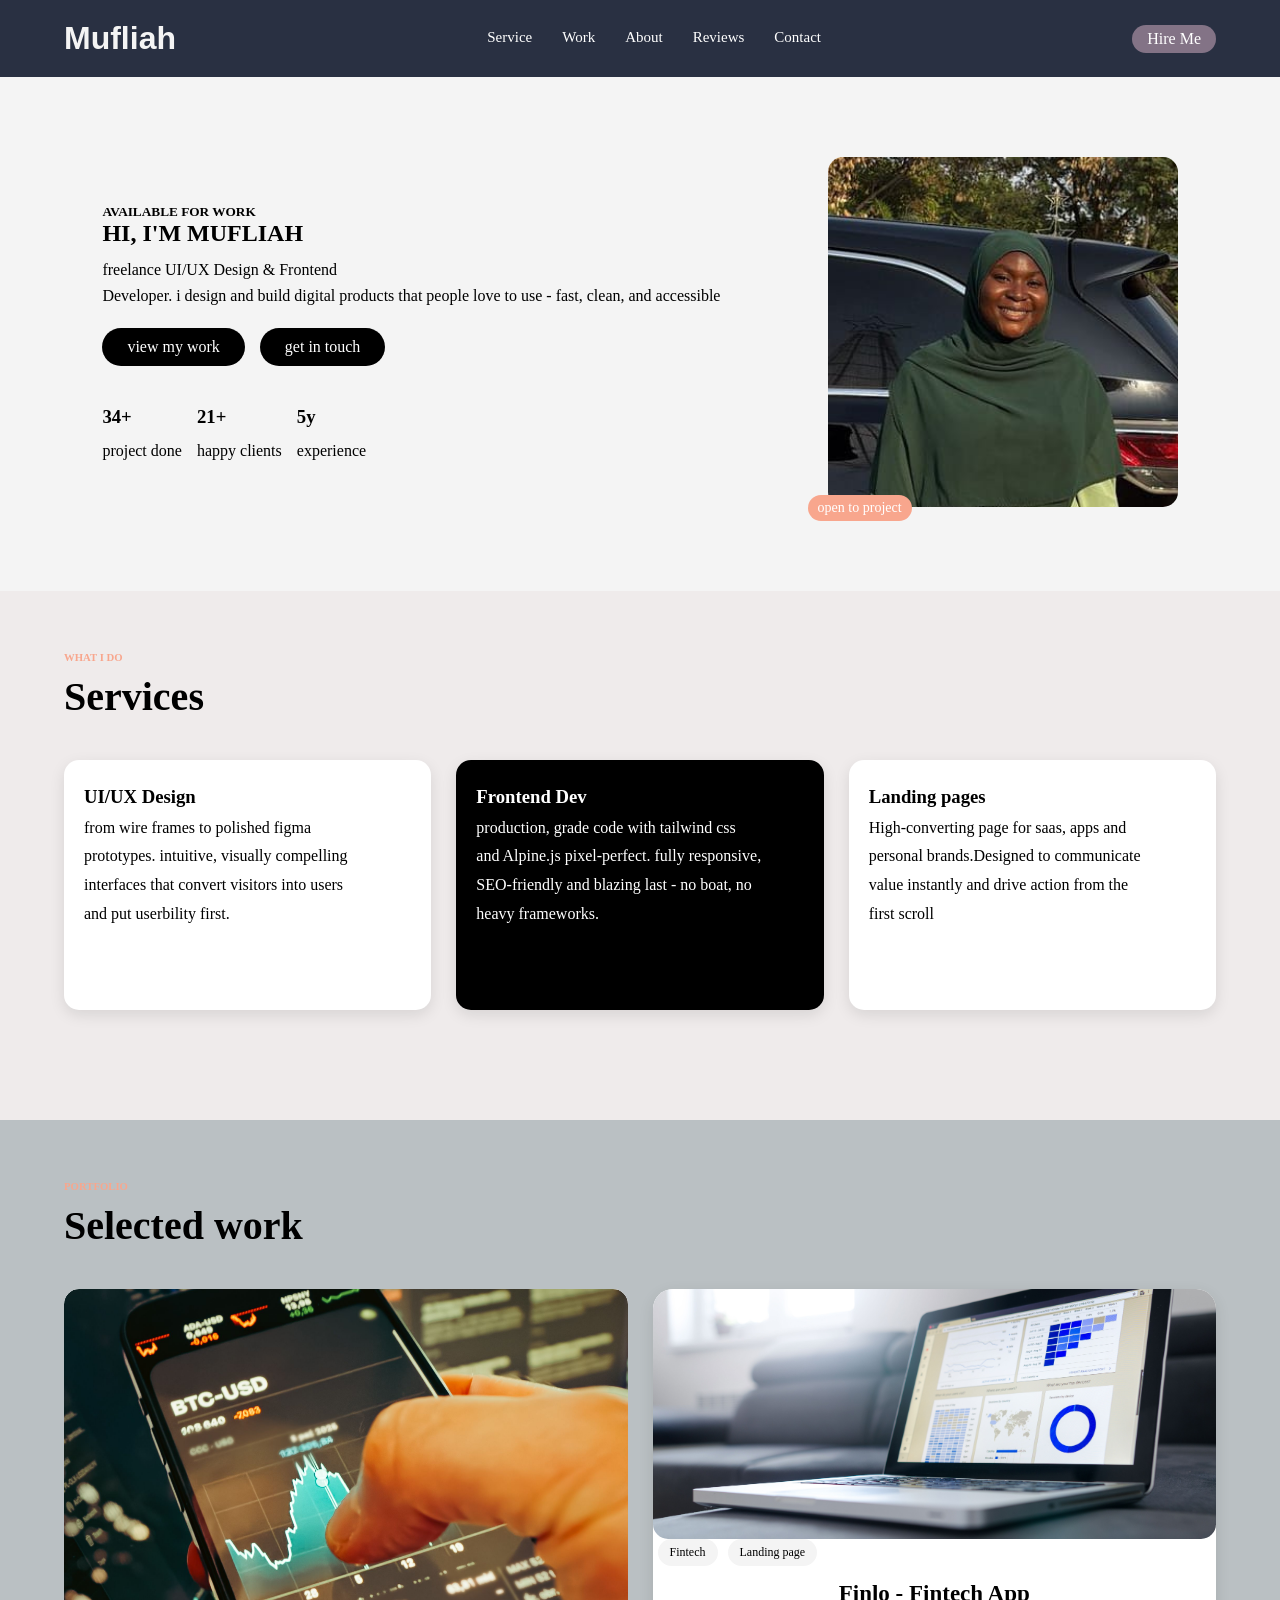
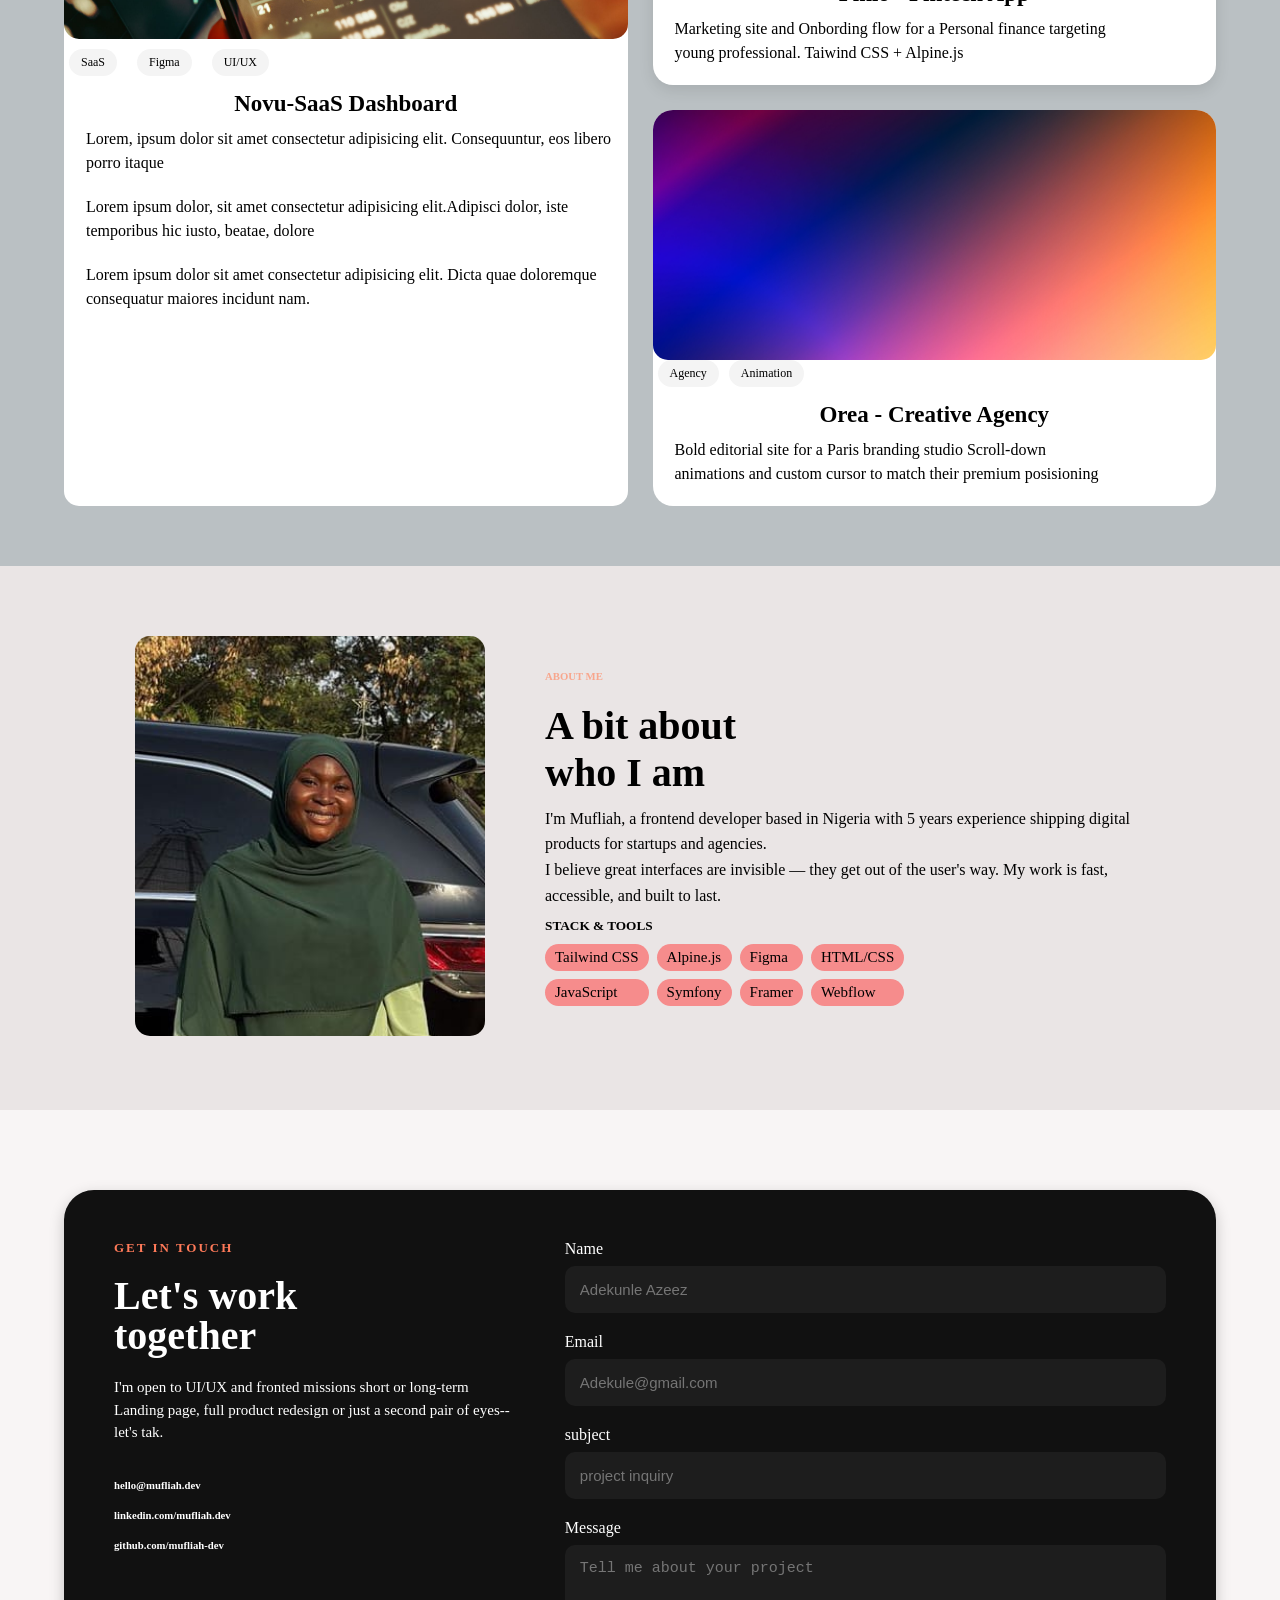
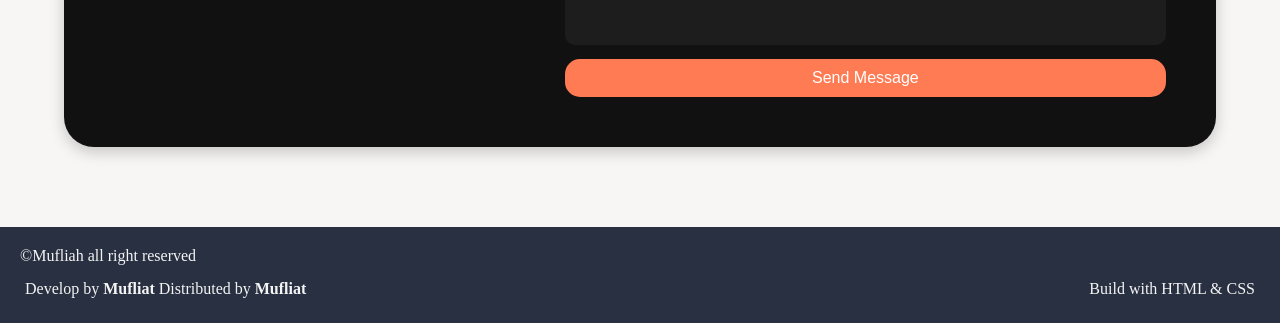
<file: Portfolio/index.html>
<!DOCTYPE html>
<html lang="en">
<head>
    <meta charset="UTF-8">
    <meta name="viewport" content="width=device-width, initial-scale=1.0">
    <title>Portfolio</title>
    <link rel="stylesheet" href="style.css">
</head>
<body>
    <!-- header/navbar -->
        <header class="site-header">
         <h1 class="logo"><a href="index.html">Mufliah</a></h1>

          <nav class="main-nav">
               <a href="service.html">service</a>
               <a href="work.html">work</a>
               <a href="about.html">about</a>
               <a href="review.html">reviews</a>
               <a href="contact.html">contact</a>
          </nav>
            <div class="nav-link">
                <a href="contact.html"> Hire Me</a>
            </div>
            <button class="menu-toggle" aria-label="Open navigation menu" aria-expanded="false">
             ☰
            </button> 
       
        </header>

        <main>
       <!-- hero section -->
    <section class="hero">
        <div class=" hero-text">
        <h5>AVAILABLE FOR WORK</h5>
        <h1>HI, I'M MUFLIAH</h1>
        <p>freelance UI/UX Design & Frontend <br> Developer.  i design and build digital products that people love to use - fast, clean, and accessible</p>
        <div class="hero-btn">
            <a href="work.html">view my work</a>
            <a href="contact.html">get in touch</a>
        </div>
        <div class="hero-stat">
            <div>
                <h3>34+</h3>
                <p>project done</p>
            </div>
            <div>
                <h3>21+</h3>
                <p>happy clients</p>
            </div>
            <div>
                <h3>5y</h3>
                <p>experience</p>
            </div>
            
          </div>
          
        </div>
        <fiure class="hero-media">
            
            <img src="my profile image.jpeg" alt="profile" >

            <figcaption>open to project</figcaption>
        </figure>
    </section>

    <!-- service section -->
    <section class="service-section">
       
        <h6>WHAT I DO</6h>
        <h2>Services</h2>
        <div class="service-cards">
        
        <div class="card-1">
            <h3>UI/UX Design</h3>
            <p>from wire frames to polished figma <br> prototypes.
            intuitive, visually compelling <br>interfaces that convert visitors into users <br>and put userbility first.</p>
            </div>
    
            <div class="card-2">
            <h3>Frontend Dev</h3>
            <p>production, grade code with tailwind css <br>
            and Alpine.js pixel-perfect. fully responsive,<br>
            SEO-friendly and blazing last - no boat, no <br>heavy frameworks.</p>
           
            </div>

            <div class="card-3">
            <h3> Landing pages</h3>
            <p>High-converting page for saas, apps and <br>
                 personal brands.Designed to communicate <br>
                  value instantly and drive action from the <br> first scroll</p>
            </div>
        </div>

    </section>

        <!-- selected work section -->
       <section class="work">
        <h6>PORTFOLIO</h6>
        <h2>Selected work</h2>
        <!-- cards div -->
         <div class="grid-container">
            <!-- card 1 -->
            <article class="article-1">
                <img src="pexels-jakubzerdzicki-34518920.jpg" alt="novuimg">
                
                    <div class="article-1tags">
                        <span>SaaS</span>
                        <span>Figma</span>
                        <span>UI/UX</span>
                    </div>
                    <h3>Novu-SaaS Dashboard</h3>
                    <p>Lorem, ipsum dolor sit amet consectetur adipisicing elit. Consequuntur, eos libero <br> porro itaque   </p>

                    <p>Lorem ipsum dolor, sit amet consectetur adipisicing elit.Adipisci dolor, iste <br> temporibus hic iusto, beatae, dolore  </p>

                    <p>Lorem ipsum dolor sit amet consectetur adipisicing elit.  Dicta quae doloremque <br>consequatur maiores incidunt nam. </p>
                        
            </article>
            
            <!-- card2 -->
             <article class="article-2">
                <img src="pexels-goumbik-577210.jpg" alt="finloimg">
                
                    <div class="article-2tags">
                        <span>Fintech</span>
                        <span>Landing page</span>
                    </div>
                    <h3>Finlo - Fintech App</h3>
                    <p>Marketing site and Onbording flow for a Personal finance targeting <br>young professional. Taiwind CSS + Alpine.js</p>

                
             </article>
             <!-- card 3 -->
              <article class="article-3">
                <img src="pexels-codioful-6984991.jpg" alt="oreaimg">
                
                    <div class="article-3tags">
                        <span>Agency</span>
                        <span>Animation</span>
                    </div>
                    <h3>Orea - Creative Agency</h3>
                    <p>Bold editorial site for a Paris branding studio Scroll-down <br>animations and custom cursor to match their premium posisioning</p>

                
             </article>
         </div>
            
         

       </section>
       <!-- about me section -->
        <section class="about">

    <figure class="about-media">
        <img src="my profile image.jpeg" alt="Profile picture">
    </figure>

    <div class="about-text">

        <h6>ABOUT ME</h6>

        <h2>A bit about <br>who I am</h2>

        <p>
            I'm Mufliah, a frontend developer based in Nigeria with 5 years
            experience shipping digital products for startups and agencies.
        </p>

        <p>
            I believe great interfaces are invisible — they get out of the
            user's way. My work is fast, accessible, and built to last.
        </p>

        <h5>STACK & TOOLS</h5>

        <div class="skills-text">
            <span>Tailwind CSS</span>
            <span>Alpine.js</span>
            <span>Figma</span>
            <span>HTML/CSS</span>
            <span>JavaScript</span>
            <span>Symfony</span>
            <span>Framer</span>
            <span>Webflow</span>
        </div>

    </div>

</section>
        <!-- review section -->
         <section class="formsection">
            <div class="maincontainer">
                <div class="left-side">
                    <h5>GET IN TOUCH</h5>
                    <h2>Let's work <br> together</h2>
                    <p>I'm open to UI/UX and fronted missions short or long-term <br> Landing page, full product redesign or just a second pair of <br> eyes-- let's tak.</p>
                    <div class="info">
                     <h6>hello@mufliah.dev</h6>
                     <h6>linkedin.com/mufliah.dev</h6>
                     <h6>github.com/mufliah-dev</h6>
                     </div>

                </div>
                <div class="right-side">
                    <form id="contactForm">
                        <div class="inputrow">
                            <label for="Name">Name</label>
                            <input type="text" placeholder="Adekunle Azeez" id="name"><br>
                            <label for="Email">Email</label>
                            <input type="text" placeholder="Adekule@gmail.com" id="email"> <br>

                        </div>
                        <label for="subject">subject</label>
                        <input type="text" placeholder="project inquiry" id="subjet"> <br>
                        <label for="Message">Message</label>
                        <textarea placeholder="Tell me about your project" id="message"></textarea>
                            

                        <button id="btn"> Send Message</button>
                    </form>
                </div>

            </div>

         </section>
         </main>
         <!-- footer -->
          <footer>
            <p>&COPY;Mufliah all right reserved</p>
            <div class="footer-arrange">
                <p>Develop by <strong>Mufliat</strong> Distributed by <strong>Mufliat</strong></p>
                <p>Build with HTML & CSS</p>
            </div>
          </footer>
    
    <script src="script.js"></script>
</body>
</html>
</file>
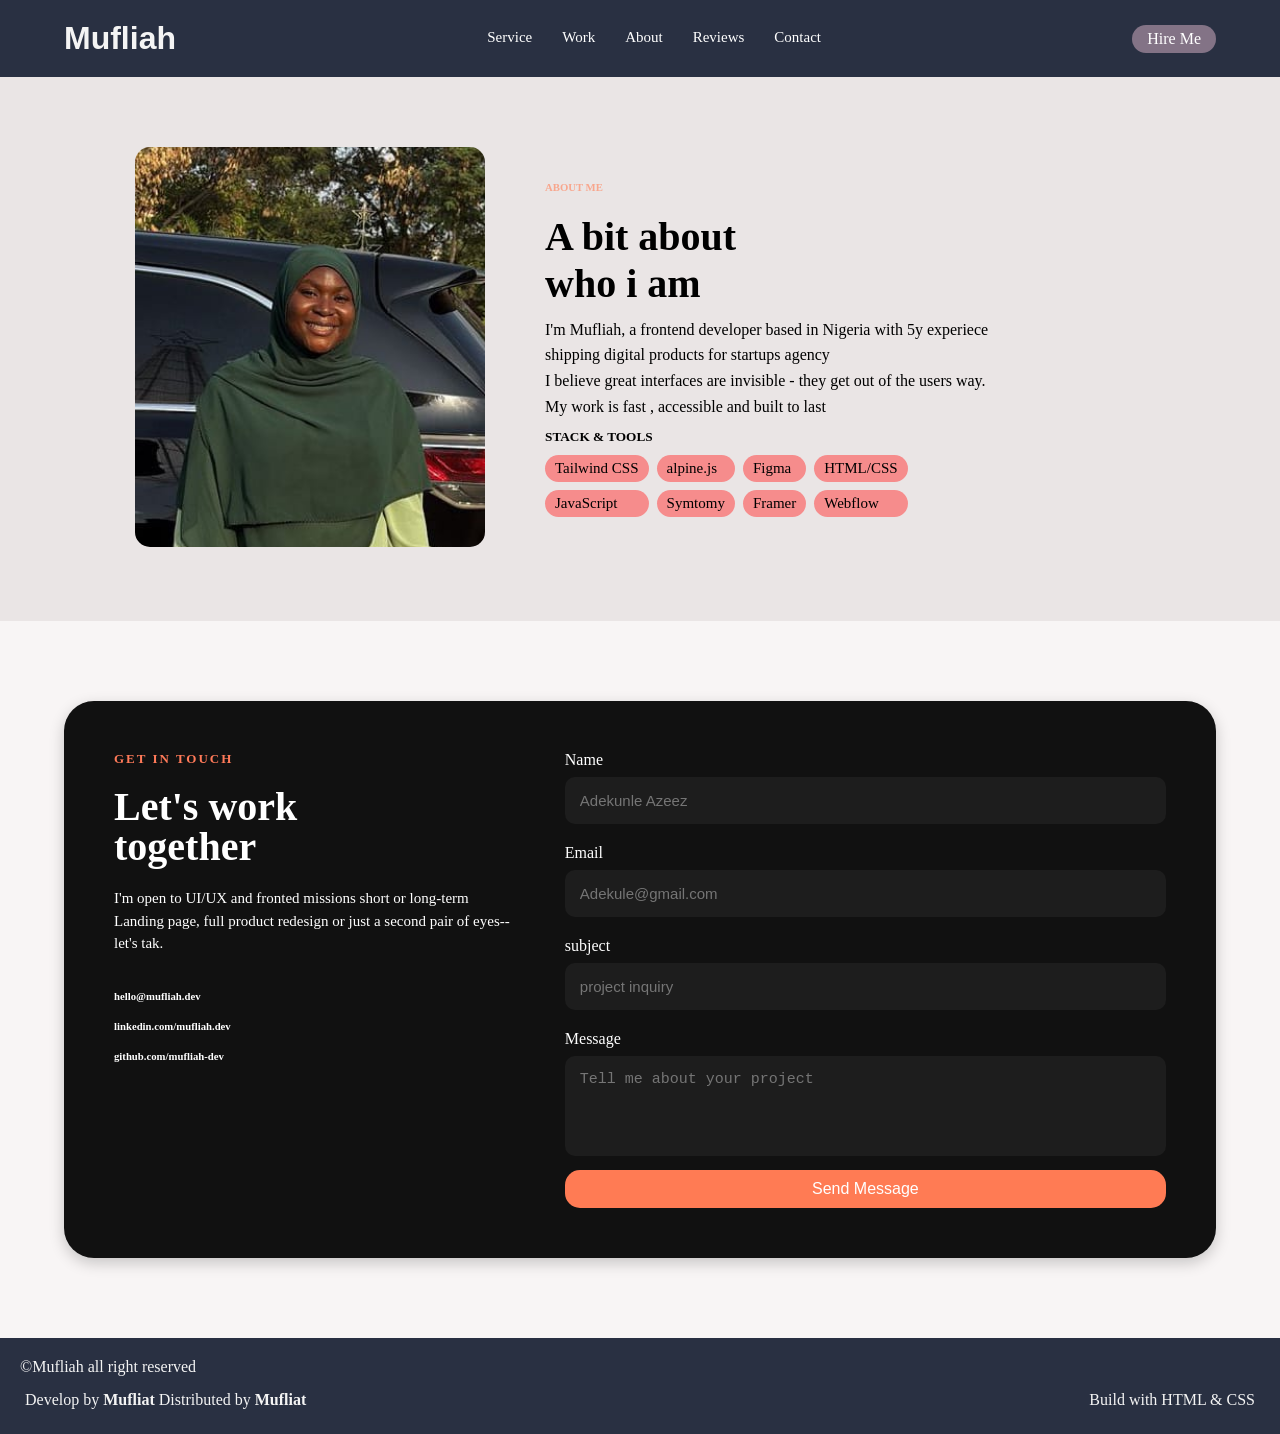
<file: Portfolio/about.html>
<!DOCTYPE html>
<html lang="en">
<head>
    <meta charset="UTF-8">
    <meta name="viewport" content="width=device-width, initial-scale=1.0">
    <title>About me </title>
    <link rel="stylesheet" href="style.css">
</head>
<body>
    <!-- header/navbar -->
         <header class="site-header">
         <h1 class="logo"><a href="index.html">Mufliah</a></h1>

          <nav class="main-nav">
               <a href="service.html">service</a>
               <a href="work.html">work</a>
               <a href="about.html">about</a>
               <a href="review.html">reviews</a>
               <a href="contact.html">contact</a>
          </nav>
            <div class="nav-link">
                <a href="contact.html"> Hire Me</a>
            </div>
       
        </header>


       
         

       </section>
       <!-- about me section -->
        <section class="about">
                <figure class="about-media">
                    <img src="my profile image.jpeg" alt="profile picture">
                </figure>
                
                <div class="about-text">
                    <h6>ABOUT ME</h6>
                    <h2>A bit about <br>who i am</h2>
                    <p>I'm Mufliah, a frontend developer based in Nigeria with 5y experiece <br>shipping digital products for startups agency  </p>
                    <p>I believe great interfaces are invisible - they get out of the users way. <br> My work is fast , accessible and built to last</p>
                    <h5>STACK & TOOLS</h5>
                    <div class="skills-text">
                    <span>Tailwind CSS</span>
                    <span>alpine.js</span>
                    <span>Figma</span>
                    <span>HTML/CSS</span> 
                
                    <span>JavaScript</span> 
                    <span>Symtomy</span>
                    <span>Framer</span>
                    <span>Webflow</span>
                    </div>
                </div>

            
        </section>
        <!-- review section -->
         <section class="formsection">
            <div class="maincontainer">
                <div class="left-side">
                    <h5>GET IN TOUCH</h5>
                    <h2>Let's work <br> together</h2>
                    <p>I'm open to UI/UX and fronted missions short or long-term <br> Landing page, full product redesign or just a second pair of <br> eyes-- let's tak.</p>
                    <div class="info">
                     <h6>hello@mufliah.dev</h6>
                     <h6>linkedin.com/mufliah.dev</h6>
                     <h6>github.com/mufliah-dev</h6>
                     </div>

                </div>
                <div class="right-side">
                    <form id="contactForm">
                        <div class="inputrow">
                            <label for="Name">Name</label>
                            <input type="text" placeholder="Adekunle Azeez" id="name"><br>
                            <label for="Email">Email</label>
                            <input type="text" placeholder="Adekule@gmail.com" id="email"> <br>

                        </div>
                        <label for="subject">subject</label>
                        <input type="text" placeholder="project inquiry" id="subjet"> <br>
                        <label for="Message">Message</label>
                        <textarea placeholder="Tell me about your project" id="message"></textarea>
                            

                        <button id="btn"> Send Message</button>
                    </form>
                </div>

            </div>

         </section>
         </main>
         <!-- footer -->
          <footer>
            <p>&COPY;Mufliah all right reserved</p>
            <div class="footer-arrange">
                <p>Develop by <strong>Mufliat</strong> Distributed by <strong>Mufliat</strong></p>
                <p>Build with HTML & CSS</p>
            </div>
          </footer>
    
    <script src="script.js"></script>
</body>
</html>
</file>
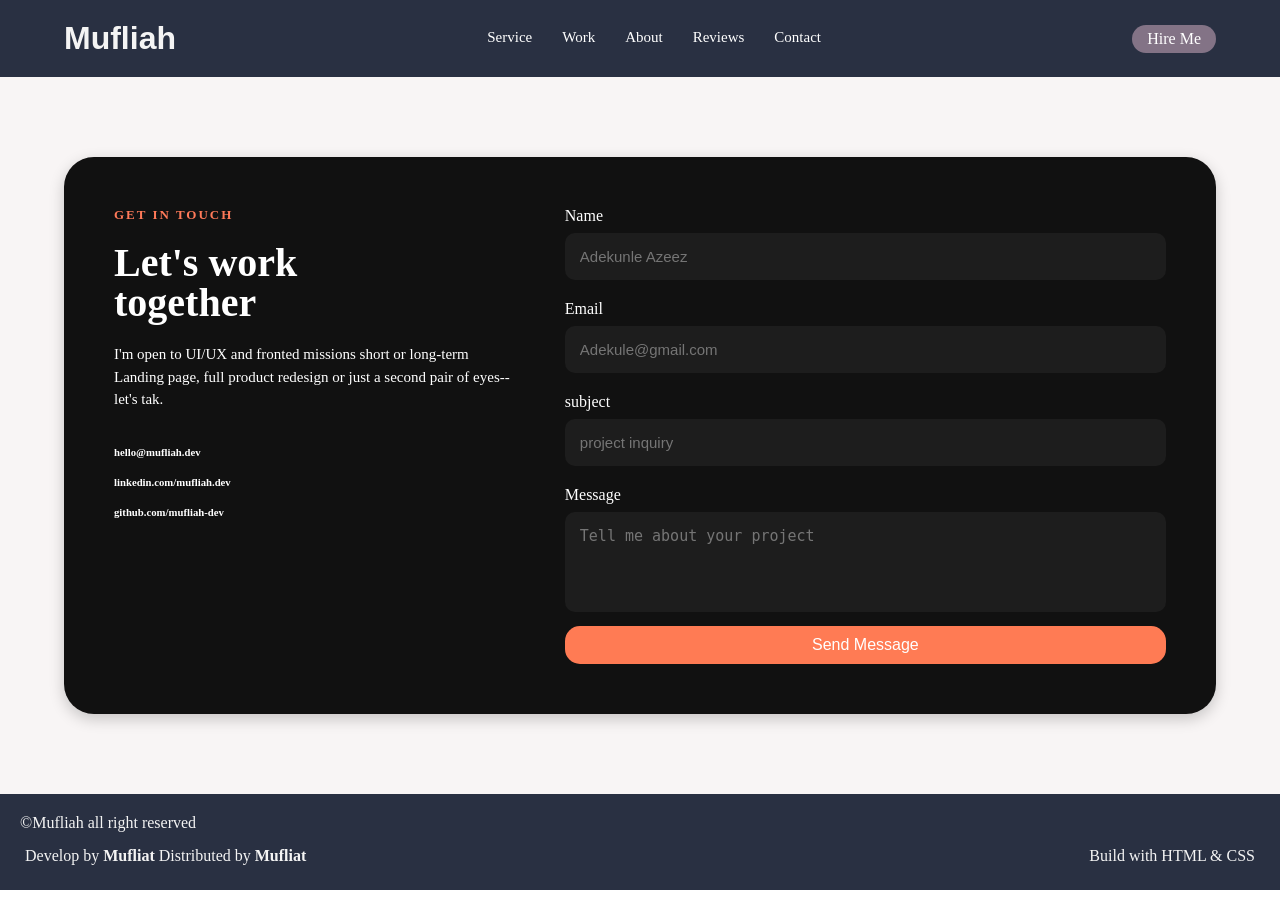
<file: Portfolio/contact.html>
<!DOCTYPE html>
<html lang="en">
<head>
    <meta charset="UTF-8">
    <meta name="viewport" content="width=device-width, initial-scale=1.0">
    <title>contact section</title>
    <link rel="stylesheet" href="style.css">
</head>
<body>
    <!-- header/navbar -->
         <header class="site-header">
         <h1 class="logo"><a href="index.html">Mufliah</a></h1>

          <nav class="main-nav">
               <a href="service.html">service</a>
               <a href="work.html">work</a>
               <a href="about.html">about</a>
               <a href="review.html">reviews</a>
               <a href="contact.html">contact</a>
          </nav>
            <div class="nav-link">
                <a href="contact.html"> Hire Me</a>
            </div>
       
        </header>


       
        </section>
        <!-- review section -->
         <section class="formsection">
            <div class="maincontainer">
                <div class="left-side">
                    <h5>GET IN TOUCH</h5>
                    <h2>Let's work <br> together</h2>
                    <p>I'm open to UI/UX and fronted missions short or long-term <br> Landing page, full product redesign or just a second pair of <br> eyes-- let's tak.</p>
                    <div class="info">
                     <h6>hello@mufliah.dev</h6>
                     <h6>linkedin.com/mufliah.dev</h6>
                     <h6>github.com/mufliah-dev</h6>
                     </div>

                </div>
                <div class="right-side">
                    <form id="contactForm">
                        <div class="inputrow">
                            <label for="Name">Name</label>
                            <input type="text" placeholder="Adekunle Azeez" id="name"><br>
                            <label for="Email">Email</label>
                            <input type="text" placeholder="Adekule@gmail.com" id="email"> <br>

                        </div>
                        <label for="subject">subject</label>
                        <input type="text" placeholder="project inquiry" id="subjet"> <br>
                        <label for="Message">Message</label>
                        <textarea placeholder="Tell me about your project" id="message"></textarea>
                            

                        <button id="btn"> Send Message</button>
                    </form>
                </div>

            </div>

         </section>
         </main>
         <!-- footer -->
          <footer>
            <p>&COPY;Mufliah all right reserved</p>
            <div class="footer-arrange">
                <p>Develop by <strong>Mufliat</strong> Distributed by <strong>Mufliat</strong></p>
                <p>Build with HTML & CSS</p>
            </div>
          </footer>
    
    <script src="script.js"></script>
</body>
</html>
</file>
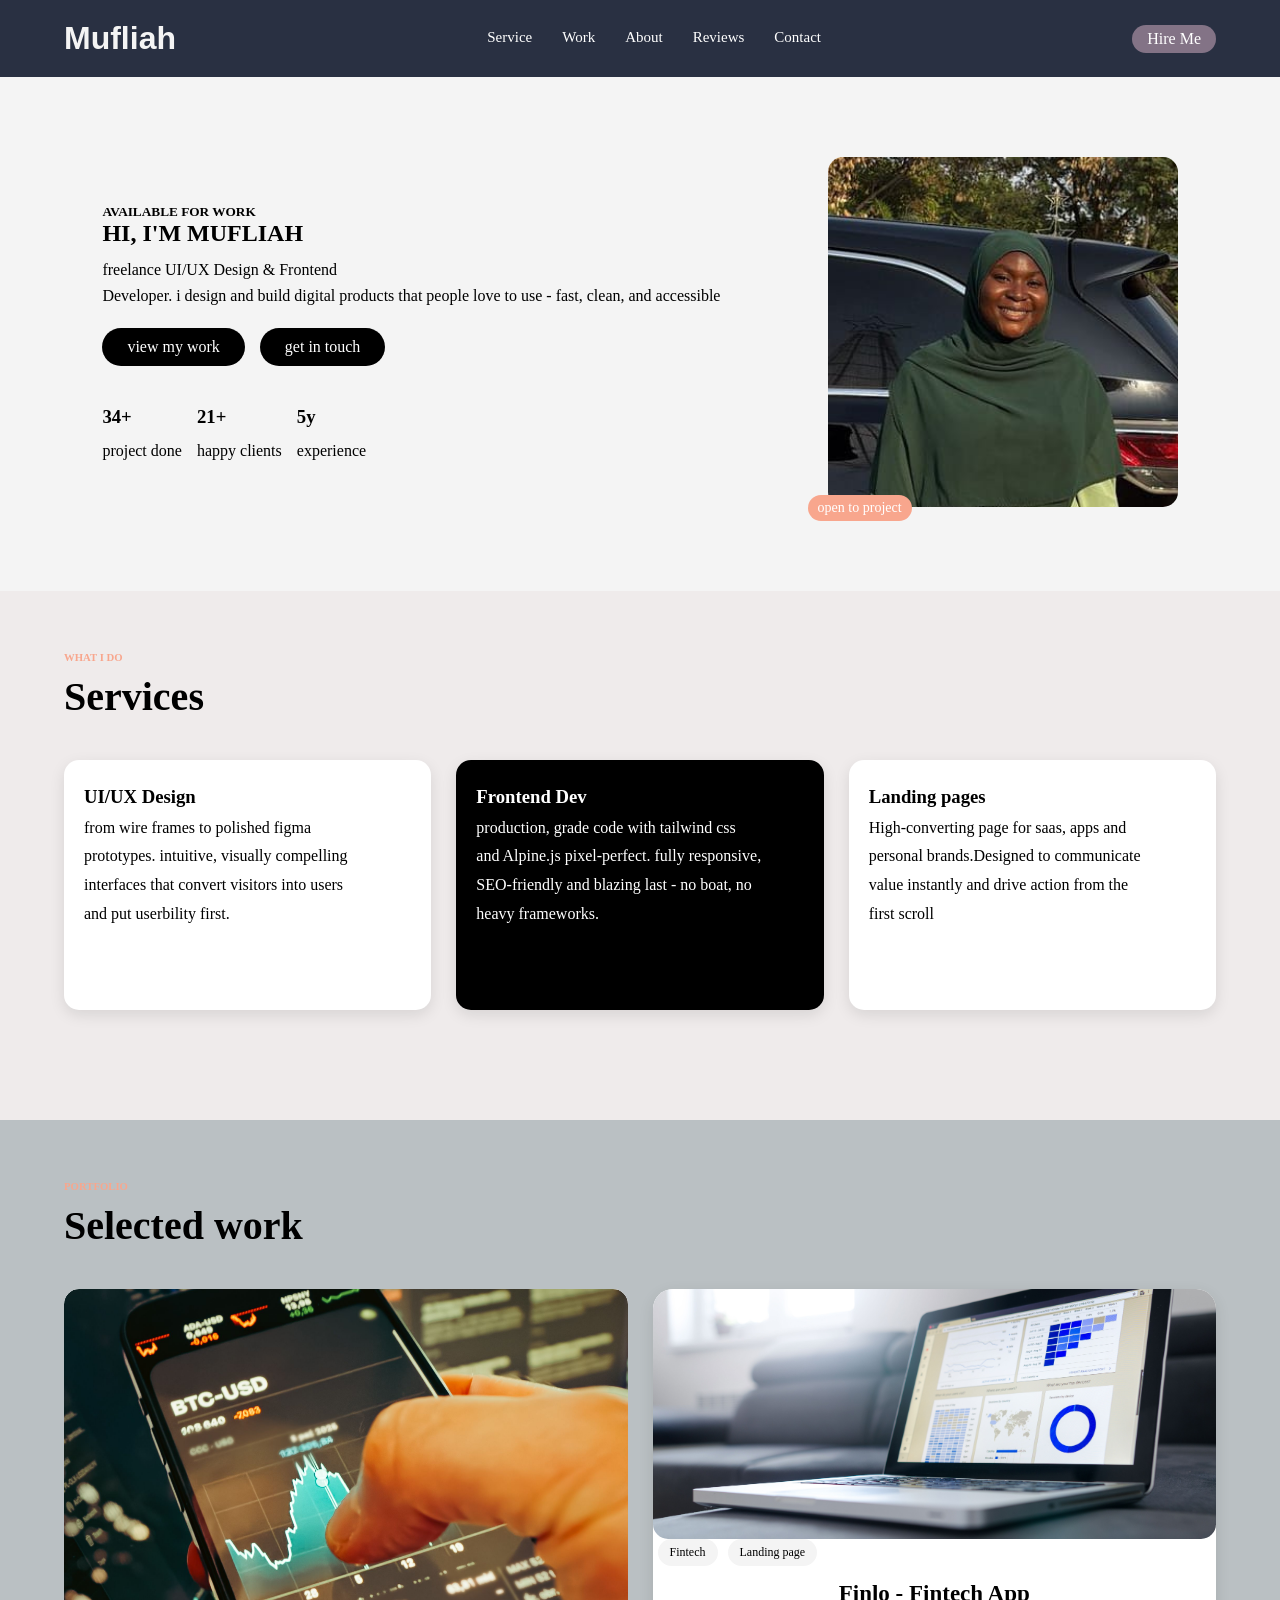
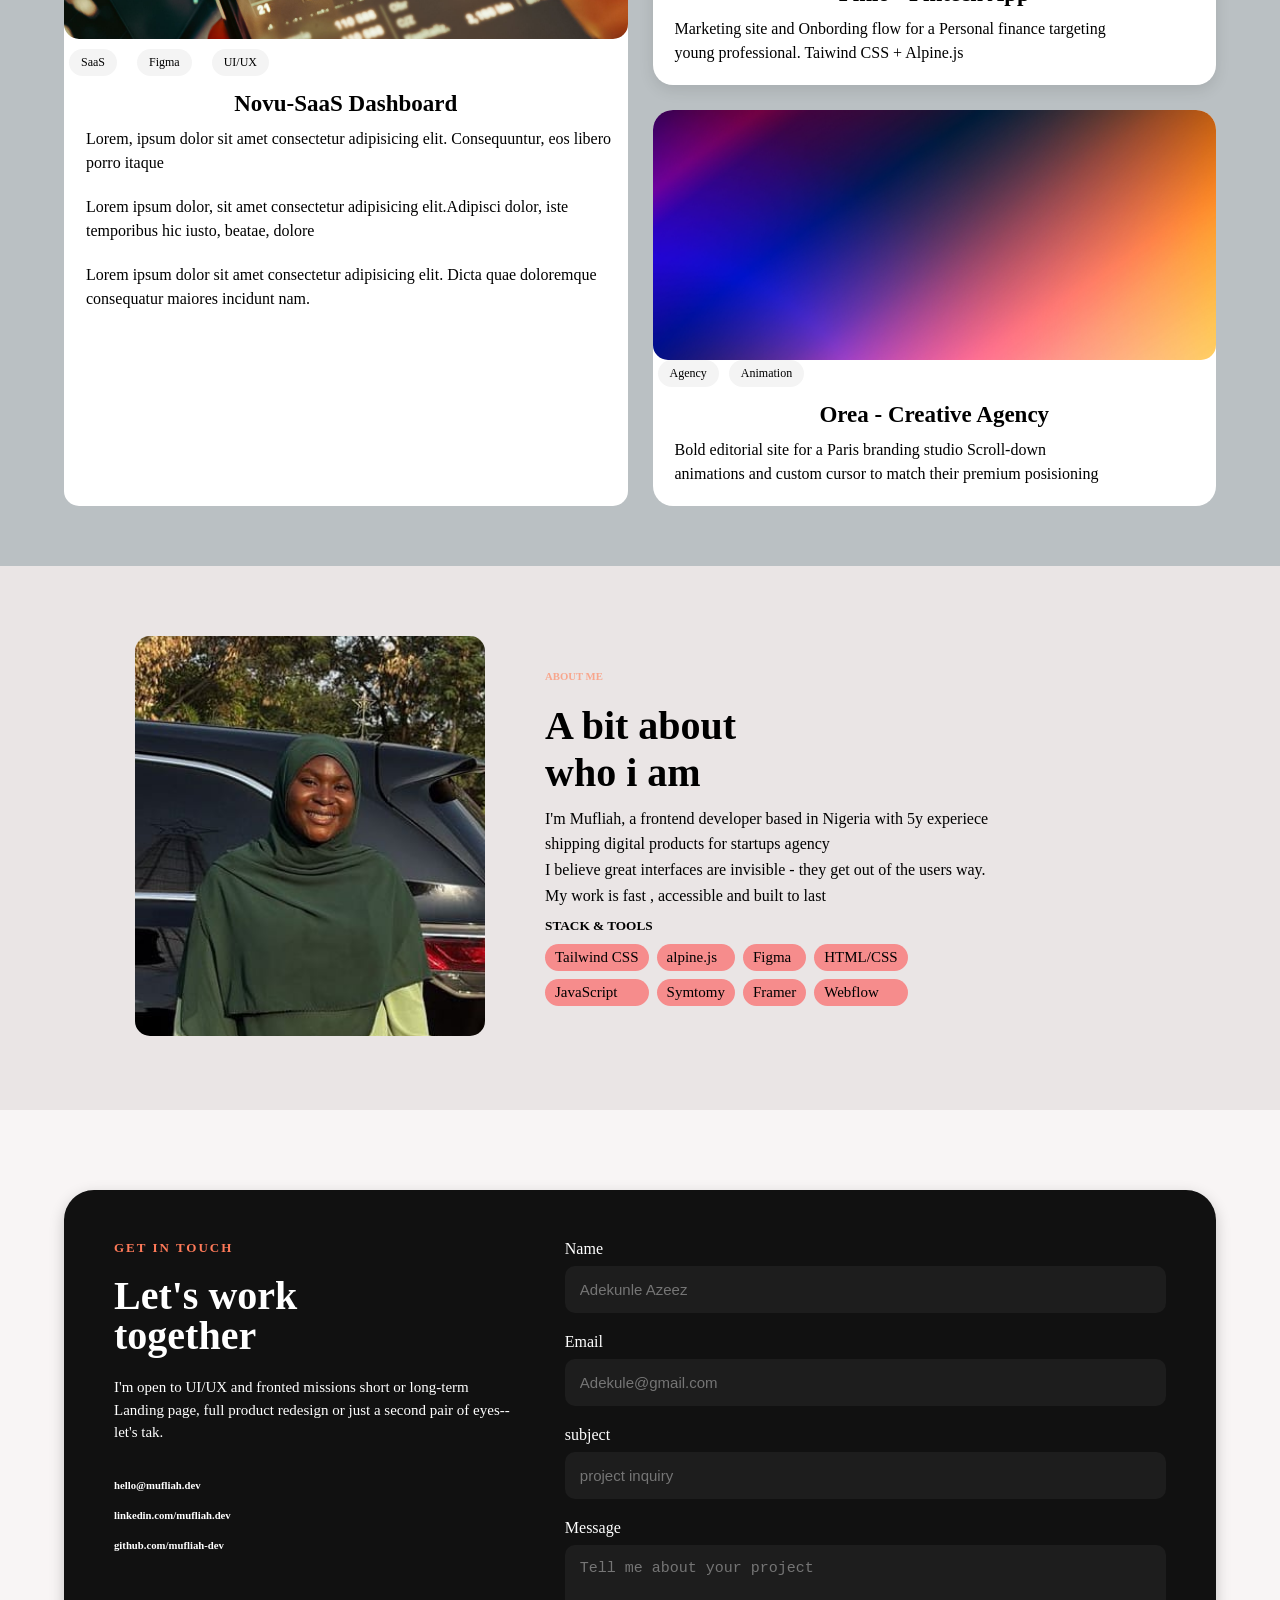
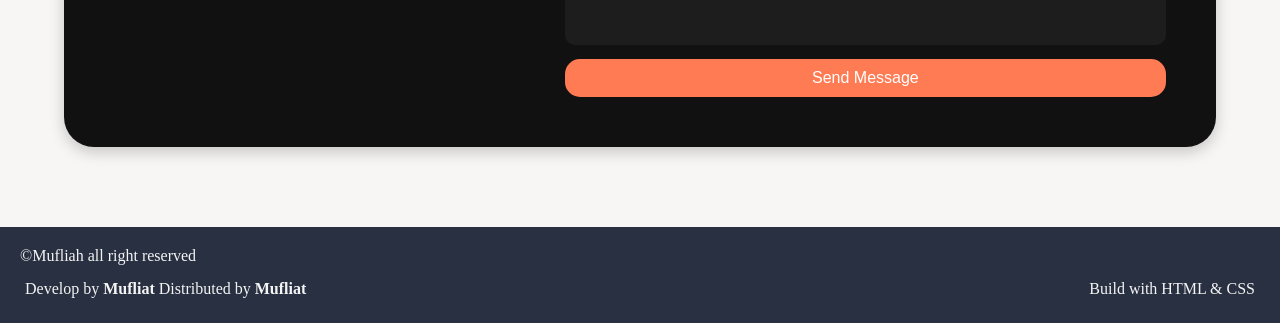
<file: Portfolio/service.html>
<!DOCTYPE html>
<html lang="en">
<head>
    <meta charset="UTF-8">
    <meta name="viewport" content="width=device-width, initial-scale=1.0">
    <title>service</title>
    <link rel="stylesheet" href="style.css">
</head>
<body>
    <!-- header/navbar -->
        <header class="site-header">
         <h1 class="logo"><a href="index.html">Mufliah</a></h1>

          <nav class="main-nav">
               <a href="service.html">service</a>
               <a href="work.html">work</a>
               <a href="about.html">about</a>
               <a href="review.html">reviews</a>
               <a href="contact.html">contact</a>
          </nav>
            <div class="nav-link">
                <a href="contact.html"> Hire Me</a>
            </div>
       
        </header>


        <main>
       <!-- hero section -->
    <section class="hero">
        <div class=" hero-text">
        <h5>AVAILABLE FOR WORK</h5>
        <h1>HI, I'M MUFLIAH</h1>
        <p>freelance UI/UX Design & Frontend <br> Developer.  i design and build digital products that people love to use - fast, clean, and accessible</p>
        <div class="hero-btn">
            <a href="work.html">view my work</a>
            <a href="contact.html">get in touch</a>
        </div>
        <div class="hero-stat">
            <div>
                <h3>34+</h3>
                <p>project done</p>
            </div>
            <div>
                <h3>21+</h3>
                <p>happy clients</p>
            </div>
            <div>
                <h3>5y</h3>
                <p>experience</p>
            </div>
            
          </div>
          
        </div>
        <fiure class="hero-media">
            
            <img src="my profile image.jpeg" alt="profile" >

            <figcaption>open to project</figcaption>
        </figure>
    </section>

    <!-- service section -->
    <section class="service-section">
       
        <h6>WHAT I DO</6h>
        <h2>Services</h2>
        <div class="service-cards">
        
        <div class="card-1">
            <h3>UI/UX Design</h3>
            <p>from wire frames to polished figma <br> prototypes.
            intuitive, visually compelling <br>interfaces that convert visitors into users <br>and put userbility first.</p>
            </div>
    
            <div class="card-2">
            <h3>Frontend Dev</h3>
            <p>production, grade code with tailwind css <br>
            and Alpine.js pixel-perfect. fully responsive,<br>
            SEO-friendly and blazing last - no boat, no <br>heavy frameworks.</p>
           
            </div>

            <div class="card-3">
            <h3> Landing pages</h3>
            <p>High-converting page for saas, apps and <br>
                 personal brands.Designed to communicate <br>
                  value instantly and drive action from the <br> first scroll</p>
            </div>
        </div>

    </section>

        <!-- selected work section -->
       <section class="work">
        <h6>PORTFOLIO</h6>
        <h2>Selected work</h2>
        <!-- cards div -->
         <div class="grid-container">
            <!-- card 1 -->
            <article class="article-1">
                <img src="pexels-jakubzerdzicki-34518920.jpg" alt="novuimg">
                
                    <div class="article-1tags">
                        <span>SaaS</span>
                        <span>Figma</span>
                        <span>UI/UX</span>
                    </div>
                    <h3>Novu-SaaS Dashboard</h3>
                    <p>Lorem, ipsum dolor sit amet consectetur adipisicing elit. Consequuntur, eos libero <br> porro itaque   </p>

                    <p>Lorem ipsum dolor, sit amet consectetur adipisicing elit.Adipisci dolor, iste <br> temporibus hic iusto, beatae, dolore  </p>

                    <p>Lorem ipsum dolor sit amet consectetur adipisicing elit.  Dicta quae doloremque <br>consequatur maiores incidunt nam. </p>
                        
            </article>
            
            <!-- card2 -->
             <article class="article-2">
                <img src="pexels-goumbik-577210.jpg" alt="finloimg">
                
                    <div class="article-2tags">
                        <span>Fintech</span>
                        <span>Landing page</span>
                    </div>
                    <h3>Finlo - Fintech App</h3>
                    <p>Marketing site and Onbording flow for a Personal finance targeting <br>young professional. Taiwind CSS + Alpine.js</p>

                
             </article>
             <!-- card 3 -->
              <article class="article-3">
                <img src="pexels-codioful-6984991.jpg" alt="oreaimg">
                
                    <div class="article-3tags">
                        <span>Agency</span>
                        <span>Animation</span>
                    </div>
                    <h3>Orea - Creative Agency</h3>
                    <p>Bold editorial site for a Paris branding studio Scroll-down <br>animations and custom cursor to match their premium posisioning</p>

                
             </article>
         </div>
            
         

       </section>
       <!-- about me section -->
        <section class="about">
                <figure class="about-media">
                    <img src="my profile image.jpeg" alt="profile picture">
                </figure>
                
                <div class="about-text">
                    <h6>ABOUT ME</h6>
                    <h2>A bit about <br>who i am</h2>
                    <p>I'm Mufliah, a frontend developer based in Nigeria with 5y experiece <br>shipping digital products for startups agency  </p>
                    <p>I believe great interfaces are invisible - they get out of the users way. <br> My work is fast , accessible and built to last</p>
                    <h5>STACK & TOOLS</h5>
                    <div class="skills-text">
                    <span>Tailwind CSS</span>
                    <span>alpine.js</span>
                    <span>Figma</span>
                    <span>HTML/CSS</span> 
                
                    <span>JavaScript</span> 
                    <span>Symtomy</span>
                    <span>Framer</span>
                    <span>Webflow</span>
                    </div>
                </div>

            
        </section>
        <!-- review section -->
         <section class="formsection">
            <div class="maincontainer">
                <div class="left-side">
                    <h5>GET IN TOUCH</h5>
                    <h2>Let's work <br> together</h2>
                    <p>I'm open to UI/UX and fronted missions short or long-term <br> Landing page, full product redesign or just a second pair of <br> eyes-- let's tak.</p>
                    <div class="info">
                     <h6>hello@mufliah.dev</h6>
                     <h6>linkedin.com/mufliah.dev</h6>
                     <h6>github.com/mufliah-dev</h6>
                     </div>

                </div>
                <div class="right-side">
                    <form id="contactForm">
                        <div class="inputrow">
                            <label for="Name">Name</label>
                            <input type="text" placeholder="Adekunle Azeez" id="name"><br>
                            <label for="Email">Email</label>
                            <input type="text" placeholder="Adekule@gmail.com" id="email"> <br>

                        </div>
                        <label for="subject">subject</label>
                        <input type="text" placeholder="project inquiry" id="subjet"> <br>
                        <label for="Message">Message</label>
                        <textarea placeholder="Tell me about your project" id="message"></textarea>
                            

                        <button id="btn"> Send Message</button>
                    </form>
                </div>

            </div>

         </section>
         </main>
         <!-- footer -->
          <footer>
            <p>&COPY;Mufliah all right reserved</p>
            <div class="footer-arrange">
                <p>Develop by <strong>Mufliat</strong> Distributed by <strong>Mufliat</strong></p>
                <p>Build with HTML & CSS</p>
            </div>
          </footer>
    
    <script src="script.js"></script>
</body>
</html>
</file>
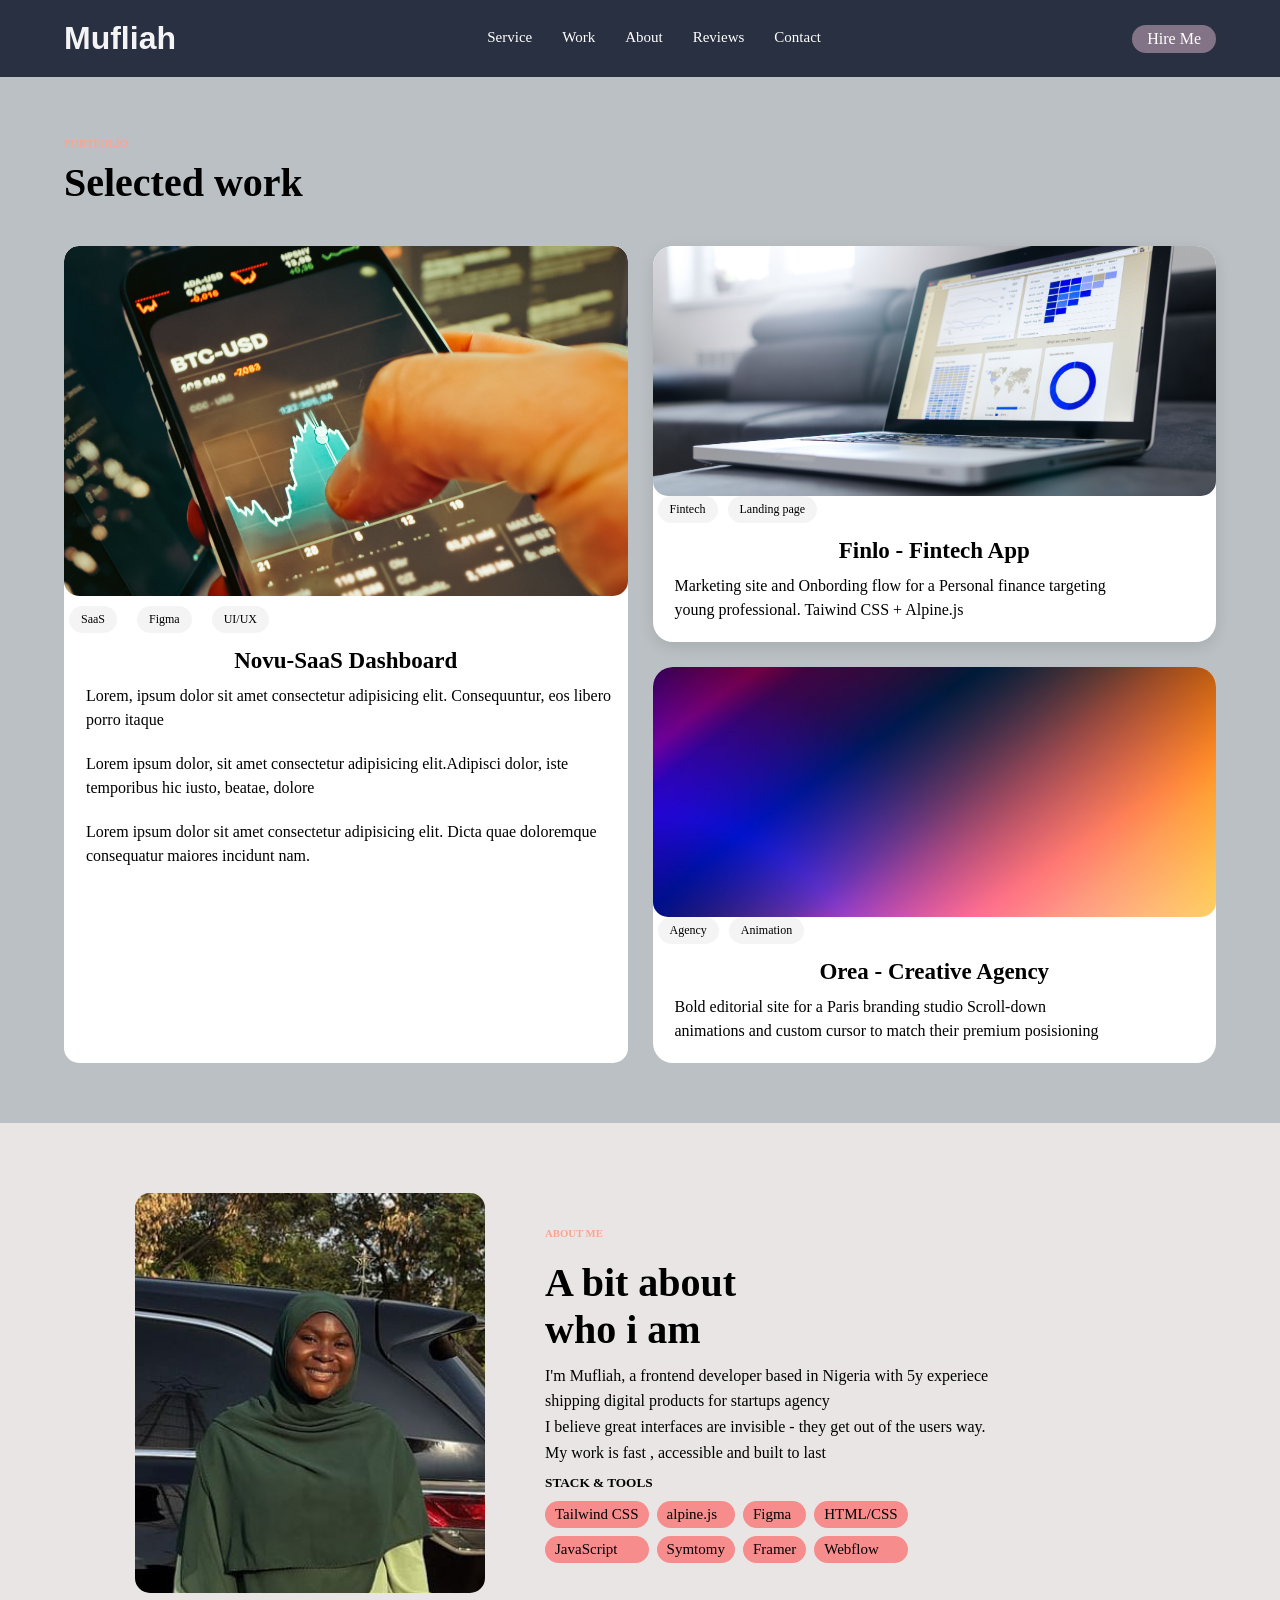
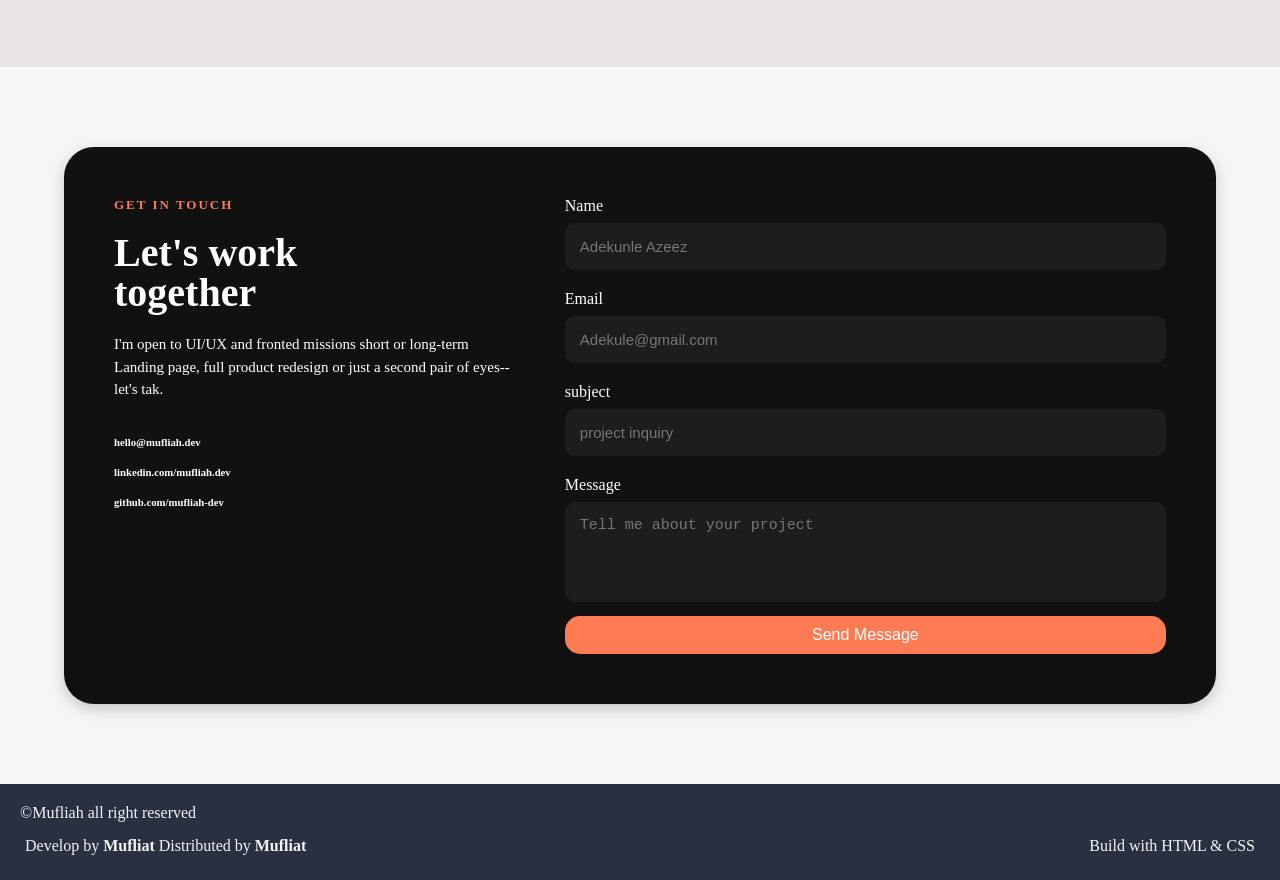
<file: Portfolio/work.html>
<!DOCTYPE html>
<html lang="en">
<head>
    <meta charset="UTF-8">
    <meta name="viewport" content="width=device-width, initial-scale=1.0">
    <title>Work section</title>
    <link rel="stylesheet" href="style.css">
</head>
<body>
    <!-- header/navbar -->
        <header class="site-header">
         <h1 class="logo"><a href="index.html">Mufliah</a></h1>

          <nav class="main-nav">
               <a href="service.html">service</a>
               <a href="work.html">work</a>
               <a href="about.html">about</a>
               <a href="review.html">reviews</a>
               <a href="contact.html">contact</a>
          </nav>
            <div class="nav-link">
                <a href="contact.html"> Hire Me</a>
            </div>
       
        </header>


       

        <!-- selected work section -->
       <section class="work">
        <h6>PORTFOLIO</h6>
        <h2>Selected work</h2>
        <!-- cards div -->
         <div class="grid-container">
            <!-- card 1 -->
            <article class="article-1">
                <img src="pexels-jakubzerdzicki-34518920.jpg" alt="novuimg">
                
                    <div class="article-1tags">
                        <span>SaaS</span>
                        <span>Figma</span>
                        <span>UI/UX</span>
                    </div>
                    <h3>Novu-SaaS Dashboard</h3>
                    <p>Lorem, ipsum dolor sit amet consectetur adipisicing elit. Consequuntur, eos libero <br> porro itaque   </p>

                    <p>Lorem ipsum dolor, sit amet consectetur adipisicing elit.Adipisci dolor, iste <br> temporibus hic iusto, beatae, dolore  </p>

                    <p>Lorem ipsum dolor sit amet consectetur adipisicing elit.  Dicta quae doloremque <br>consequatur maiores incidunt nam. </p>
                        
            </article>
            
            <!-- card2 -->
             <article class="article-2">
                <img src="pexels-goumbik-577210.jpg" alt="finloimg">
                
                    <div class="article-2tags">
                        <span>Fintech</span>
                        <span>Landing page</span>
                    </div>
                    <h3>Finlo - Fintech App</h3>
                    <p>Marketing site and Onbording flow for a Personal finance targeting <br>young professional. Taiwind CSS + Alpine.js</p>

                
             </article>
             <!-- card 3 -->
              <article class="article-3">
                <img src="pexels-codioful-6984991.jpg" alt="oreaimg">
                
                    <div class="article-3tags">
                        <span>Agency</span>
                        <span>Animation</span>
                    </div>
                    <h3>Orea - Creative Agency</h3>
                    <p>Bold editorial site for a Paris branding studio Scroll-down <br>animations and custom cursor to match their premium posisioning</p>

                
             </article>
         </div>
            
         

       </section>
       <!-- about me section -->
        <section class="about">
                <figure class="about-media">
                    <img src="my profile image.jpeg" alt="profile picture">
                </figure>
                
                <div class="about-text">
                    <h6>ABOUT ME</h6>
                    <h2>A bit about <br>who i am</h2>
                    <p>I'm Mufliah, a frontend developer based in Nigeria with 5y experiece <br>shipping digital products for startups agency  </p>
                    <p>I believe great interfaces are invisible - they get out of the users way. <br> My work is fast , accessible and built to last</p>
                    <h5>STACK & TOOLS</h5>
                    <div class="skills-text">
                    <span>Tailwind CSS</span>
                    <span>alpine.js</span>
                    <span>Figma</span>
                    <span>HTML/CSS</span> 
                
                    <span>JavaScript</span> 
                    <span>Symtomy</span>
                    <span>Framer</span>
                    <span>Webflow</span>
                    </div>
                </div>

            
        </section>
        <!-- review section -->
         <section class="formsection">
            <div class="maincontainer">
                <div class="left-side">
                    <h5>GET IN TOUCH</h5>
                    <h2>Let's work <br> together</h2>
                    <p>I'm open to UI/UX and fronted missions short or long-term <br> Landing page, full product redesign or just a second pair of <br> eyes-- let's tak.</p>
                    <div class="info">
                     <h6>hello@mufliah.dev</h6>
                     <h6>linkedin.com/mufliah.dev</h6>
                     <h6>github.com/mufliah-dev</h6>
                     </div>

                </div>
                <div class="right-side">
                    <form id="contactForm">
                        <div class="inputrow">
                            <label for="Name">Name</label>
                            <input type="text" placeholder="Adekunle Azeez" id="name"><br>
                            <label for="Email">Email</label>
                            <input type="text" placeholder="Adekule@gmail.com" id="email"> <br>

                        </div>
                        <label for="subject">subject</label>
                        <input type="text" placeholder="project inquiry" id="subjet"> <br>
                        <label for="Message">Message</label>
                        <textarea placeholder="Tell me about your project" id="message"></textarea>
                            

                        <button id="btn"> Send Message</button>
                    </form>
                </div>

            </div>

         </section>
         </main>
         <!-- footer -->
          <footer>
            <p>&COPY;Mufliah all right reserved</p>
            <div class="footer-arrange">
                <p>Develop by <strong>Mufliat</strong> Distributed by <strong>Mufliat</strong></p>
                <p>Build with HTML & CSS</p>
            </div>
          </footer>
    
    <script src="script.js"></script>
</body>
</html>
</file>
<file: Portfolio/style.css>
*{
    box-sizing: border-box;
    margin: 0;
    padding: 0;
}
body{
    /* padding-top: 60px; */
}

/* header/nav */
.site-header{
    display: flex;
    justify-content: space-between;
    align-items: center;
    background-color: #293042;
    padding: 20px;
    position: sticky;
    top: 0;
    z-index: 1000;
    

}
.main-nav{
    display: flex;
    gap: 30px;
    align-items: center;
    justify-content: center;
        
}
.logo{
    font-style: obliques;
    font-family: Arial, Helvetica, sans-serif;
    color: #f8f5f5; 
}
.logo a{
    text-decoration: none;
    color: #f4f4f4;
}

.main-nav a{
    text-decoration: none;
    font-size: 15px;
    color: white;
    text-transform: capitalize;
    
}
.main-nav a::after{
    content: "";
    width: 0%;
    height: 2px;
    background: #ff6633;
    display: block;
    margin: auto;
    transition: 0.5s;

}
.main-nav a:hover::after{
    width: 100%;
}

.nav-link{
    border-radius: 20px;
    padding: 5px 15px;
    background-color: rgb(131, 115, 134);
    text-transform: capitalize;
    cursor: pointer;
   
}
.nav-link a{
    text-decoration: none;
     color: white;
}
.nav-link:hover{
    background: #6d7b9b;
    color: #f4f4f4;
}

/* hero section */
.hero{
    
    display: flex;
    background-color: #f4f4f4;
    align-items: center;
    padding: 80px;
    justify-content: space-between;

}

.hero-text h5 h1{
    padding: 10px;



}
.hero-text p{
    line-height: 1.6;
    padding-top: 10px;

}

.hero-btn{
    margin-top: 20px;
    border: none;
    
    
    
    
}

.hero-btn a{
    padding: 10px 25px;
    border-radius: 20px;
    background: black;
    color: white;
    cursor: pointer;
    text-decoration: none;
    margin: 0px 30px 0px 0px ;

}



.hero-stat{
    display: flex;
    gap: 15px;
    padding-top: 40px;
    justify-content: start;
}
.hero-media{
    position:relative ;
    
}
 img{
    width: 250px;
    height: 250px;
    border-radius: 15px;
    object-fit: cover;
}
figcaption{
    position: absolute;
    bottom: -10px;
    left: -20px;

    background: #f8a68d;
    color: white;
    padding: 5px 10px ;
    border-radius: 20px;
    font-size: 14px;
}
/* service section */
.service-section{
    background-color: rgb(239, 235, 235);
    padding: 40px;
    
    
}
.service-section h6{
    color: #f8a68d;
    padding-bottom: 10px;
}
.service-section h2{
    font-size: 40px;
    padding-bottom: 40px ;
}
.service-cards{
    display:flex;
    gap: 15px;
    justify-content: space-between;
    padding-bottom: 50px;
}

.card-1{
    background: white;
    border-radius: 15px;
    padding: 20px;
    box-shadow: 0 5px 15px rgba(0,0,0,0.1);
    width: 400px;
    height: 250px;
    line-height: 1.8;
}

   

.card-1:hover{
    transition: 0.5s;
    transform: scale(1.05);
    border: 1px solid #ff6633;
}
.card-2{
    background: black;
    color: white;
    padding: 20px;
    border-radius: 15px;
    box-shadow: 0 5px 15px rgba(0,0,0,0.1) ;
    width: 400px;
    height: 250px;
    line-height: 1.8;
}

.card-2:hover{
    transition: 0.5s;
    transform: scale(1.05);
    border: 1px solid #f8a68d ;
}
.card-3{
    background: white;
    border-radius: 15px;
    padding: 20px ;
    box-shadow: 0 5px 15px rgba(0,0,0,0.1) ;
    width: 400px;
    height: 250px;
    line-height: 1.8;
}


.card-3:hover{
    transition: 0.3s;
    transform: scale(1.05);
    border: 1px solid #ff6633;
}
/*work-section  */
.work{
    background-color: rgb(186, 192, 195);
    padding: 40px;
    
}

.work h6{
    color: #f8a68d;
    padding-bottom: 10px;
}
.work h2{
    font-size: 40px;
    padding-bottom: 40px ;
}
.grid-container{
    display: grid;
    grid-template-columns: 1fr 1fr;
    grid-template-rows: 1fr 1fr;
    gap: 10px;
    padding-left: 30px;
}
.article-1{
    grid-row: span 2;
    
    width: 500px;
    border-radius: 15px;
    background: #FFF
    
    
}
.article-1:hover{
    transition: 0.5s;
    transform: scale(1.05);
    border: #f8a68d solid 1px;
}

.article-1 img{
    width: 500px;
    height: 400px;
    object-fit: cover;
}
.article-1 h3{
    padding-bottom: 10px;
    font-size: 23px;
    margin-bottom: 10px;
    text-align: center;
    
}
.article-1 p{
    line-height: 1.5;
    text-align: left;
    margin-bottom: 20px;
    margin-left: 10px;

}
.article-1tags{
    display: flex;
    gap: 20px;
    padding-top: 10px;
    padding-left: 5px;
    margin-bottom: 15px;
}
.article-1tags span{
    background: #f4f4f4;
    padding: 6px 12px;
    border-radius: 20px;
    font-size: 12px;

}




.article-2{
    background: #fff;
    border-radius: 20px;
    overflow: hidden;
    box-shadow: 0 5px 15px rgba(0,0,0,0.1);
    width: 500px;
    grid: span 1;   
}
.article-2:hover{
    transition: 0.5s;
    transform: scale(1.05);
    border: #f8a68d solid 1px;
}
.article-2 img{
    width: 500px;
    height: 250px;
    object-fit: cover;
}
.article-2tags{
    display: flex;
    gap: 10px;
    margin-bottom: 15px;
    padding-left: 5px;

}
.article-2tags span{
    background: #f4f4f4;
    padding: 6px 12px;
    border-radius: 20px;
    font-size: 12px;

}
.article-2 h3{
    padding-bottom: 10px;
    font-size: 23px;
    margin-bottom: 10px;
    text-align: center;
}
.article-2 p{
    line-height: 1.5;
    text-align: left;
    margin-bottom: 20px;
    margin-left: 10px;

}
.article-3{
     background: #fff;
    border-radius: 20px;
    overflow: hidden;
    height: auto;
    width: 500px;
    grid: span 1;
    
}
.article-3:hover{
    transition: 0.5s;
    transform: scale(1.05);
    border: #f8a68d solid 1px;
}
.article-3 img{
    width: 500px;
    height: 250px;
    object-fit: cover;
}

.article-3tags{
    display: flex;
    gap: 10px;
    margin-bottom: 15px;
    padding-left: 5px;
}
.article-3tags span{
    background: #f4f4f4;
    padding: 6px 12px;
    border-radius: 20px;
    font-size: 12px;
}
.article-3 h3{
    padding-bottom: 10px;
    font-size: 23px;
    margin-bottom: 10px;
    text-align: center;
}
.article-3 p{
    line-height: 1.5;
    text-align: left;
    margin-bottom: 20px;
    margin-left: 10px;

}




/* section 4 */

.about {
    display: flex;
    background: rgb(234, 229, 229);
    padding: 40px;
    justify-content: space-between;
    align-items: center;
    gap: 40px;
}

.about-media {
    position: relative;
}

.about-media img {
    width: 300px;
    height: 350px;
    object-fit: cover;
    border-radius: 15px;
}

.about-text {
    margin-left: 30px;
    max-width: 600px;
}

.about-text h6 {
    color: #f8a68d;
    padding-bottom: 10px;
}

.about-text h2 {
    font-size: 40px;
    padding: 10px 0;
    margin: 0;
}

.about-text h5 {
    padding-top: 10px;
    padding-bottom: 10px;
    margin: 0;
}

.about-text p {
    line-height: 1.6;
}

.skills-text {
    display: grid;
    grid-template-columns: repeat(4, auto);
    gap: 8px;
    justify-content: start;
}

.skills-text span {
    background: #f68c8c;
    padding: 5px 10px;
    border-radius: 20px;
    font-size: 15px;
}
/* form section */
.formsection{
    background: #f8f5f5;
    padding: 100px 0;
}
.maincontainer{
    width: 85%;
    display: flex;
    justify-content: space-between;
    gap: 60px;
    background: #111;
    color: white;
    padding: 60px;
    border-radius: 30px;
    margin: auto;
    box-shadow: 0 5px 15px rgba(0,0,0,0.2) ;
}
.left-side{
    width: 40%;
}
.left-side h5{
    margin-bottom: 20px;
    font-size: 13px;
    letter-spacing: 2px;
    color: #ff7a59;
}
.left-side h2{
    font-size: 40px;
    line-height: 1.0;
    margin-bottom: 20px;
}
.left-side p{
    line-height: 1.5;
    font-size: 15px;
}
.info{
    margin-top: 35px;
}
.info h6{
    margin-bottom: 18px;
}
.right-side{
    width: 60%;
}
input{
    
    margin-bottom: 20px;
}
label{
    display: block;
    margin-bottom: 8px;
    
}
input,textarea{
    width: 100%;
    padding: 15px;
    background: #1d1d1d;
    color: white;
    border: none;
    border-radius: 10px;
    font-size: 15px;
}
textarea{
    height: 100px;
    resize: none;
}

#btn{
    
    padding: 10px;
    background: #ff7b54;
    color: white;
    border: none;
    border-radius: 15px;
    font-size: 16px;
    cursor: pointer;
    margin-top: 10px;
    width: 100%;
    
}
#btn:hover{
    background: #ff6633;
}
footer{
    background-color: #293042;
    color: #f4f4f4;
    padding: 20px;
}

.footer-arrange{
    display: flex;
    justify-content: space-between;
    margin: 5px;
    
    padding-top: 10px;
    
}
/* =====================================
   RESPONSIVE DESIGN
   Desktop, Tablet and Mobile
===================================== */

/* Make sizing predictable */
* {
    box-sizing: border-box;
}

html {
    scroll-behavior: smooth;
}

body {
    width: 100%;
    overflow-x: hidden;
}

img {
    max-width: 100%;
}
.menu-toggle{
    display: none;
    background: none;
    border: none;
    color: white;
    font-size: 28px;
    cursor: pointer;
}

/* =====================================
   DESKTOP: 1025px and above
===================================== */

@media (min-width: 1025px) {

    .site-header {
        display: flex;
        justify-content: space-between;
        align-items: center;
        gap: 25px;
        padding: 20px 5%;
    }

    .main-nav {
        display: flex;
        align-items: center;
        justify-content: center;
        gap: 30px;
    }

    .menu-toggle {
        display: none;
    }

    .nav-link {
        display: block;
    }

    /* Hero */
    .hero {
        display: flex;
        align-items: center;
        justify-content: space-between;
        gap: 50px;
        padding: 80px 8%;
    }

    .hero-text {
        flex: 1;
        min-width: 0;
    }

    .hero-media {
        flex-shrink: 0;
    }

    .hero-media img {
        width: 350px;
        height: 350px;
    }

    .hero-btn {
        display: flex;
        flex-wrap: wrap;
        gap: 15px;
    }

    .hero-btn a {
        margin: 0;
    }

    /* Services */
    .service-section {
        padding: 60px 5%;
    }

    .service-cards {
        display: grid;
        grid-template-columns: repeat(3, minmax(0, 1fr));
        gap: 25px;
    }

    .card-1,
    .card-2,
    .card-3 {
        width: 100%;
        height: auto;
        min-height: 250px;
    }

    /* Selected work */
    .work {
        padding: 60px 5%;
    }

    .grid-container {
        display: grid;
        grid-template-columns: repeat(2, minmax(0, 1fr));
        grid-template-rows: auto auto;
        gap: 25px;
        padding-left: 0;
    }

    .article-1 {
        grid-row: span 2;
    }

    .article-1,
    .article-2,
    .article-3 {
        width: 100%;
        min-width: 0;
        overflow: hidden;
    }

    .article-1 img,
    .article-2 img,
    .article-3 img {
        display: block;
        width: 100%;
        max-width: 100%;
        height: 250px;
        object-fit: cover;
    }

    .article-1 img {
        height: 350px;
    }

    .article-1 p,
    .article-2 p,
    .article-3 p {
        padding: 0 12px;
        overflow-wrap: anywhere;
    }

    .article-1 h3,
    .article-2 h3,
    .article-3 h3 {
        padding: 0 12px;
    }

    /* About */
    .about {
        display: flex;
        align-items: center;
        justify-content: center;
        gap: 60px;
        padding: 70px 8%;
    }

    .about-media {
        flex-shrink: 0;
    }

    .about-media img {
        width: 350px;
        height: 400px;
    }

    .about-text {
        flex: 1;
        min-width: 0;
        max-width: 600px;
        margin-left: 0;
    }

    .skills-text {
        grid-template-columns: repeat(4, minmax(0, auto));
    }

    /* Contact */
    .formsection {
        padding: 80px 5%;
    }

    .maincontainer {
        width: 100%;
        max-width: 1200px;
        display: flex;
        align-items: flex-start;
        gap: 50px;
        padding: 50px;
    }

    .left-side {
        width: 40%;
        min-width: 0;
    }

    .right-side {
        width: 60%;
        min-width: 0;
    }

    .left-side p br {
        display: none;
    }

    /* Footer */
    .footer-arrange {
        display: flex;
        justify-content: space-between;
        align-items: center;
        gap: 15px;
    }
}


/* =====================================
   TABLET: 769px to 1024px
===================================== */

@media (min-width: 769px) and (max-width: 1024px) {

    /* Navbar */
    .site-header {
        display: flex;
        justify-content: space-between;
        align-items: center;
        gap: 15px;
        padding: 18px 3%;
    }

    .main-nav {
        display: flex;
        gap: 15px;
    }

    .main-nav a {
        font-size: 14px;
    }

    .menu-toggle {
        display: none;
    }

    .nav-link {
        display: block;
        white-space: nowrap;
    }

    /* Hero */
    .hero {
        display: flex;
        align-items: center;
        gap: 25px;
        padding: 55px 5%;
    }

    .hero-text {
        flex: 1;
        min-width: 0;
    }

    .hero-text h1 {
        font-size: 34px;
    }

    .hero-text p {
        overflow-wrap: anywhere;
    }

    .hero-media img {
        width: 260px;
        height: 300px;
    }

    .hero-btn {
        display: flex;
        flex-wrap: wrap;
        gap: 12px;
    }

    .hero-btn a {
        display: inline-block;
        margin: 0;
        padding: 10px 16px;
    }

    .hero-stat {
        display: flex;
        flex-wrap: wrap;
        gap: 20px;
    }

    /* Services */
    .service-section,
    .work {
        padding: 40px 4%;
    }

    .service-cards {
        display: grid;
        grid-template-columns: repeat(2, minmax(0, 1fr));
        gap: 20px;
    }

    .card-1,
    .card-2,
    .card-3 {
        width: 100%;
        height: auto;
        min-height: 220px;
    }

    /* Selected work */
    .grid-container {
        display: grid;
        grid-template-columns: repeat(2, minmax(0, 1fr));
        grid-template-rows: auto;
        gap: 20px;
        padding-left: 0;
    }

    .article-1 {
        grid-row: auto;
    }

    .article-1,
    .article-2,
    .article-3 {
        width: 100%;
        min-width: 0;
        height: auto;
        overflow: hidden;
    }

    .article-1 img,
    .article-2 img,
    .article-3 img {
        display: block;
        width: 100%;
        height: 220px;
        object-fit: cover;
    }

    .article-1 p,
    .article-2 p,
    .article-3 p {
        padding: 0 12px;
        overflow-wrap: anywhere;
    }

    .article-1 h3,
    .article-2 h3,
    .article-3 h3 {
        padding: 0 10px;
        font-size: 20px;
    }

    .article-1 p br,
    .article-2 p br,
    .article-3 p br {
        display: none;
    }

    .article-1tags,
    .article-2tags,
    .article-3tags {
        flex-wrap: wrap;
        gap: 8px;
    }

    /* About */
    .about {
        display: flex;
        align-items: center;
        gap: 30px;
        padding: 45px 5%;
    }

    .about-media {
        flex-shrink: 0;
    }

    .about-media img {
        width: 250px;
        height: 300px;
    }

    .about-text {
        flex: 1;
        min-width: 0;
        margin-left: 0;
    }

    .about-text h2 {
        font-size: 34px;
    }

    .skills-text {
        grid-template-columns: repeat(2, minmax(0, 1fr));
    }

    .skills-text span {
        font-size: 13px;
        text-align: center;
        overflow-wrap: anywhere;
    }

    /* Contact */
    .formsection {
        padding: 60px 4%;
    }

    .maincontainer {
        width: 100%;
        display: flex;
        gap: 30px;
        padding: 35px;
    }

    .left-side,
    .right-side {
        width: 50%;
        min-width: 0;
    }

    .left-side h2 {
        font-size: 34px;
    }

    .left-side p br {
        display: none;
    }

    /* Footer */
    .footer-arrange {
        display: flex;
        justify-content: space-between;
        flex-wrap: wrap;
        gap: 10px;
    }
}


/* =====================================
   MOBILE: 768px and below
===================================== */

@media (max-width: 768px) {

    /* Navbar */
    .site-header {
        position: sticky;
        top: 0;
        display: flex;
        justify-content: space-between;
        align-items: center;
        flex-wrap: wrap;
        gap: 10px;
        width: 100%;
        padding: 15px 5%;
    }

    .logo {
        font-size: 25px;
    }

    .menu-toggle {
        display: block;
        background: transparent;
        border: none;
        color: white;
        font-size: 28px;
        cursor: pointer;
        line-height: 1;
    }

    .main-nav {
        display: none;
        flex-direction: column;
        align-items: center;
        justify-content: center;
        gap: 20px;
        width: 100%;
        padding: 20px 0;
    }

    .main-nav.active {
        display: flex;
    }

    .main-nav a {
        font-size: 16px;
    }

    .nav-link {
        display: none;
    }

    /* Hero */
    .hero {
        display: flex;
        flex-direction: column;
        align-items: stretch;
        gap: 35px;
        padding: 40px 6%;
    }

    .hero-text {
        width: 100%;
        min-width: 0;
    }

    .hero-text h5 {
        font-size: 12px;
        margin-bottom: 12px;
    }

    .hero-text h1 {
        font-size: clamp(28px, 7vw, 38px);
        line-height: 1.2;
        overflow-wrap: anywhere;
    }

    .hero-text p {
        font-size: 15px;
        line-height: 1.7;
        padding-top: 15px;
    }

    .hero-text p br {
        display: none;
    }

    .hero-btn {
        display: flex;
        flex-wrap: wrap;
        gap: 12px;
        margin-top: 22px;
    }

    .hero-btn a {
        display: inline-block;
        margin: 0;
        padding: 12px 18px;
        font-size: 14px;
        text-align: center;
    }

    .hero-stat {
        display: grid;
        grid-template-columns: repeat(3, minmax(0, 1fr));
        gap: 12px;
        padding-top: 30px;
    }

    .hero-stat h3 {
        font-size: 22px;
    }

    .hero-stat p {
        font-size: 12px;
        overflow-wrap: anywhere;
    }

    .hero-media {
        align-self: center;
        width: 100%;
        max-width: 350px;
    }

    .hero-media img {
        display: block;
        width: 100%;
        height: 300px;
        object-fit: cover;
    }

    figcaption {
        bottom: -10px;
        left: 5px;
        font-size: 12px;
    }

    /* Services */
    .service-section,
    .work {
        padding: 40px 6%;
    }

    .service-section h2,
    .work h2 {
        font-size: 32px;
        padding-bottom: 25px;
    }

    .service-cards {
        display: grid;
        grid-template-columns: minmax(0, 1fr);
        gap: 20px;
        padding-bottom: 15px;
    }

    .card-1,
    .card-2,
    .card-3 {
        width: 100%;
        height: auto;
        min-height: 0;
        padding: 22px;
        line-height: 1.7;
        overflow-wrap: anywhere;
    }

    .card-1 p br,
    .card-2 p br,
    .card-3 p br {
        display: none;
    }

    /* Selected work */
    .grid-container {
        display: grid;
        grid-template-columns: minmax(0, 1fr);
        grid-template-rows: auto;
        gap: 25px;
        padding-left: 0;
    }

    .article-1,
    .article-2,
    .article-3 {
        grid-row: auto;
        width: 100%;
        min-width: 0;
        height: auto;
        overflow: hidden;
        border-radius: 15px;
    }

    .article-1 img,
    .article-2 img,
    .article-3 img {
        display: block;
        width: 100%;
        max-width: 100%;
        height: 220px;
        object-fit: cover;
    }

    .article-1 h3,
    .article-2 h3,
    .article-3 h3 {
        font-size: 20px;
        line-height: 1.4;
        text-align: left;
        padding: 0 15px;
        overflow-wrap: anywhere;
    }

    .article-1 p,
    .article-2 p,
    .article-3 p {
        font-size: 14px;
        line-height: 1.7;
        margin: 0 0 15px;
        padding: 0 15px;
        overflow-wrap: anywhere;
    }

    .article-1 p br,
    .article-2 p br,
    .article-3 p br {
        display: none;
    }

    .article-1tags,
    .article-2tags,
    .article-3tags {
        display: flex;
        flex-wrap: wrap;
        gap: 8px;
        padding: 12px 15px;
        margin-bottom: 10px;
    }

    .article-1tags span,
    .article-2tags span,
    .article-3tags span {
        font-size: 12px;
    }

    /* About */
    .about {
        display: flex;
        flex-direction: column;
        align-items: stretch;
        gap: 25px;
        padding: 40px 6%;
    }

    .about-media {
        width: 100%;
        margin: 0;
    }

    .about-media img {
        display: block;
        width: 100%;
        max-width: 350px;
        height: 300px;
        margin: 0 auto;
        object-fit: cover;
    }

    .about-text {
        width: 100%;
        max-width: none;
        margin-left: 0;
    }

    .about-text h2 {
        font-size: 32px;
        line-height: 1.2;
        padding: 10px 0;
    }

    .about-text p {
        font-size: 15px;
        line-height: 1.7;
        margin-bottom: 15px;
    }

    .skills-text {
        display: grid;
        grid-template-columns: repeat(2, minmax(0, 1fr));
        gap: 10px;
    }

    .skills-text span {
        padding: 9px 10px;
        font-size: 13px;
        text-align: center;
        overflow-wrap: anywhere;
    }

    /* Contact */
    .formsection {
        padding: 45px 5%;
    }

    .maincontainer {
        display: flex;
        flex-direction: column;
        gap: 35px;
        width: 100%;
        padding: 25px 20px;
        border-radius: 20px;
    }

    .left-side,
    .right-side {
        width: 100%;
        min-width: 0;
    }

    .left-side h2 {
        font-size: 34px;
        line-height: 1.15;
    }

    .left-side p {
        font-size: 14px;
        line-height: 1.7;
        overflow-wrap: anywhere;
    }

    .left-side p br {
        display: none;
    }

    .info {
        margin-top: 25px;
    }

    .info h6 {
        font-size: 13px;
        overflow-wrap: anywhere;
    }

    .inputrow {
        width: 100%;
    }

    input,
    textarea {
        display: block;
        width: 100%;
        max-width: 100%;
        min-width: 0;
        font-size: 16px;
    }

    #btn {
        min-height: 45px;
    }

    /* Footer */
    footer {
        padding: 22px 6%;
    }

    .footer-arrange {
        display: flex;
        flex-direction: column;
        align-items: flex-start;
        gap: 10px;
        margin: 10px 0 0;
        padding-top: 10px;
    }

    footer p {
        font-size: 13px;
        line-height: 1.6;
        overflow-wrap: anywhere;
    }

    /* Prevent hover enlargement from causing overflow */
    .card-1:hover,
    .card-2:hover,
    .card-3:hover,
    .article-1:hover,
    .article-2:hover,
    .article-3:hover {
        transform: none;
    }
}


/* =====================================
   SMALL MOBILE: 480px and below
===================================== */

@media (max-width: 480px) {

    .hero,
    .service-section,
    .work,
    .about {
        padding-left: 5%;
        padding-right: 5%;
    }

    .hero {
        padding-top: 30px;
        padding-bottom: 35px;
    }

    .hero-text h1 {
        font-size: 30px;
    }

    .hero-btn {
        align-items: stretch;
    }

    .hero-btn a {
        padding: 12px 14px;
        font-size: 13px;
    }

    .hero-stat {
        gap: 8px;
    }

    .hero-stat h3 {
        font-size: 20px;
    }

    .hero-stat p {
        font-size: 11px;
    }

    .hero-media img {
        height: 260px;
    }

    .service-section h2,
    .work h2,
    .about-text h2 {
        font-size: 29px;
    }

    .card-1,
    .card-2,
    .card-3 {
        padding: 18px;
    }

    .article-1 img,
    .article-2 img,
    .article-3 img {
        height: 190px;
    }

    .article-1 h3,
    .article-2 h3,
    .article-3 h3 {
        font-size: 18px;
    }

    .about-media img {
        height: 260px;
    }

    .skills-text {
        grid-template-columns: repeat(2, minmax(0, 1fr));
    }

    .formsection {
        padding: 35px 4%;
    }

    .maincontainer {
        padding: 22px 16px;
        gap: 30px;
    }

    .left-side h2 {
        font-size: 30px;
    }

    .footer-arrange {
        gap: 8px;
    }
}
</file>
